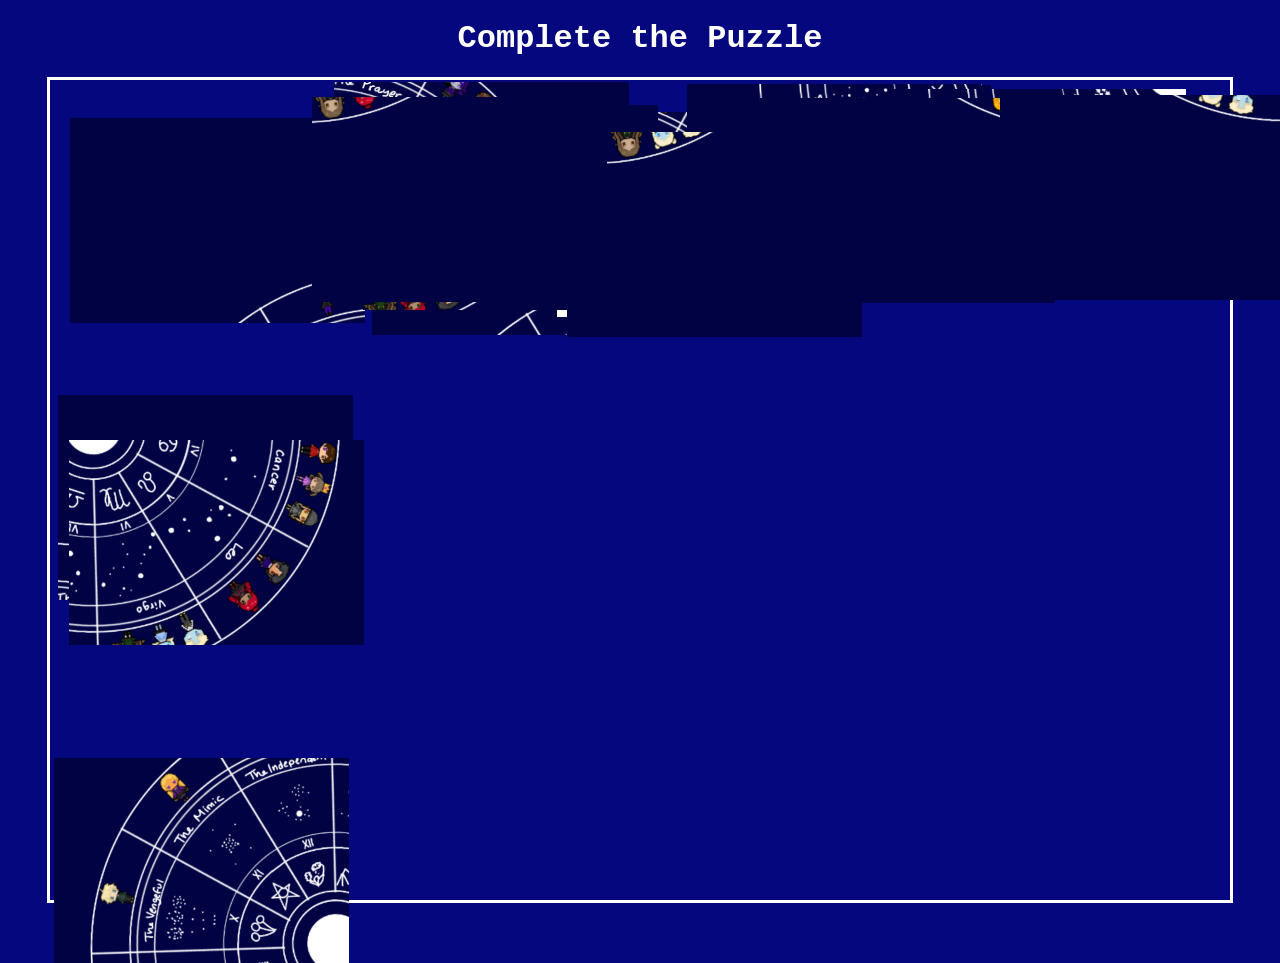
<file: index.html>
<!DOCTYPE html>
<html lang="en">
<head>
    <meta charset="UTF-8">
    <meta name="viewport" content="width=device-width, initial-scale=1.0">
    <title>TWEEK AND CRAIG'S ZODIAC CHART.</title>
    <link rel="stylesheet" href="style.css">
</head>
<body>

<h1>Complete the Puzzle</h1>

<div id="board"></div>

<div id="modal">
   <div class="modal-content">

    <div class="popup-header">
        <span>System Message</span>
    </div>


    <p>It's time to go.</p>

    <button id="continueBtn">
        You must continue.
    </button>

</div>
</div>

<script src="script.js"></script>

    <!-- Cloudflare Web Analytics --><script type='module' src='https://static.cloudflareinsights.com/beacon.min.js' data-cf-beacon='{"token": "59e7a616b2324d1498411e289f6de86c"}'></script><!-- End Cloudflare Web Analytics -->
</body>
</html>
</file>
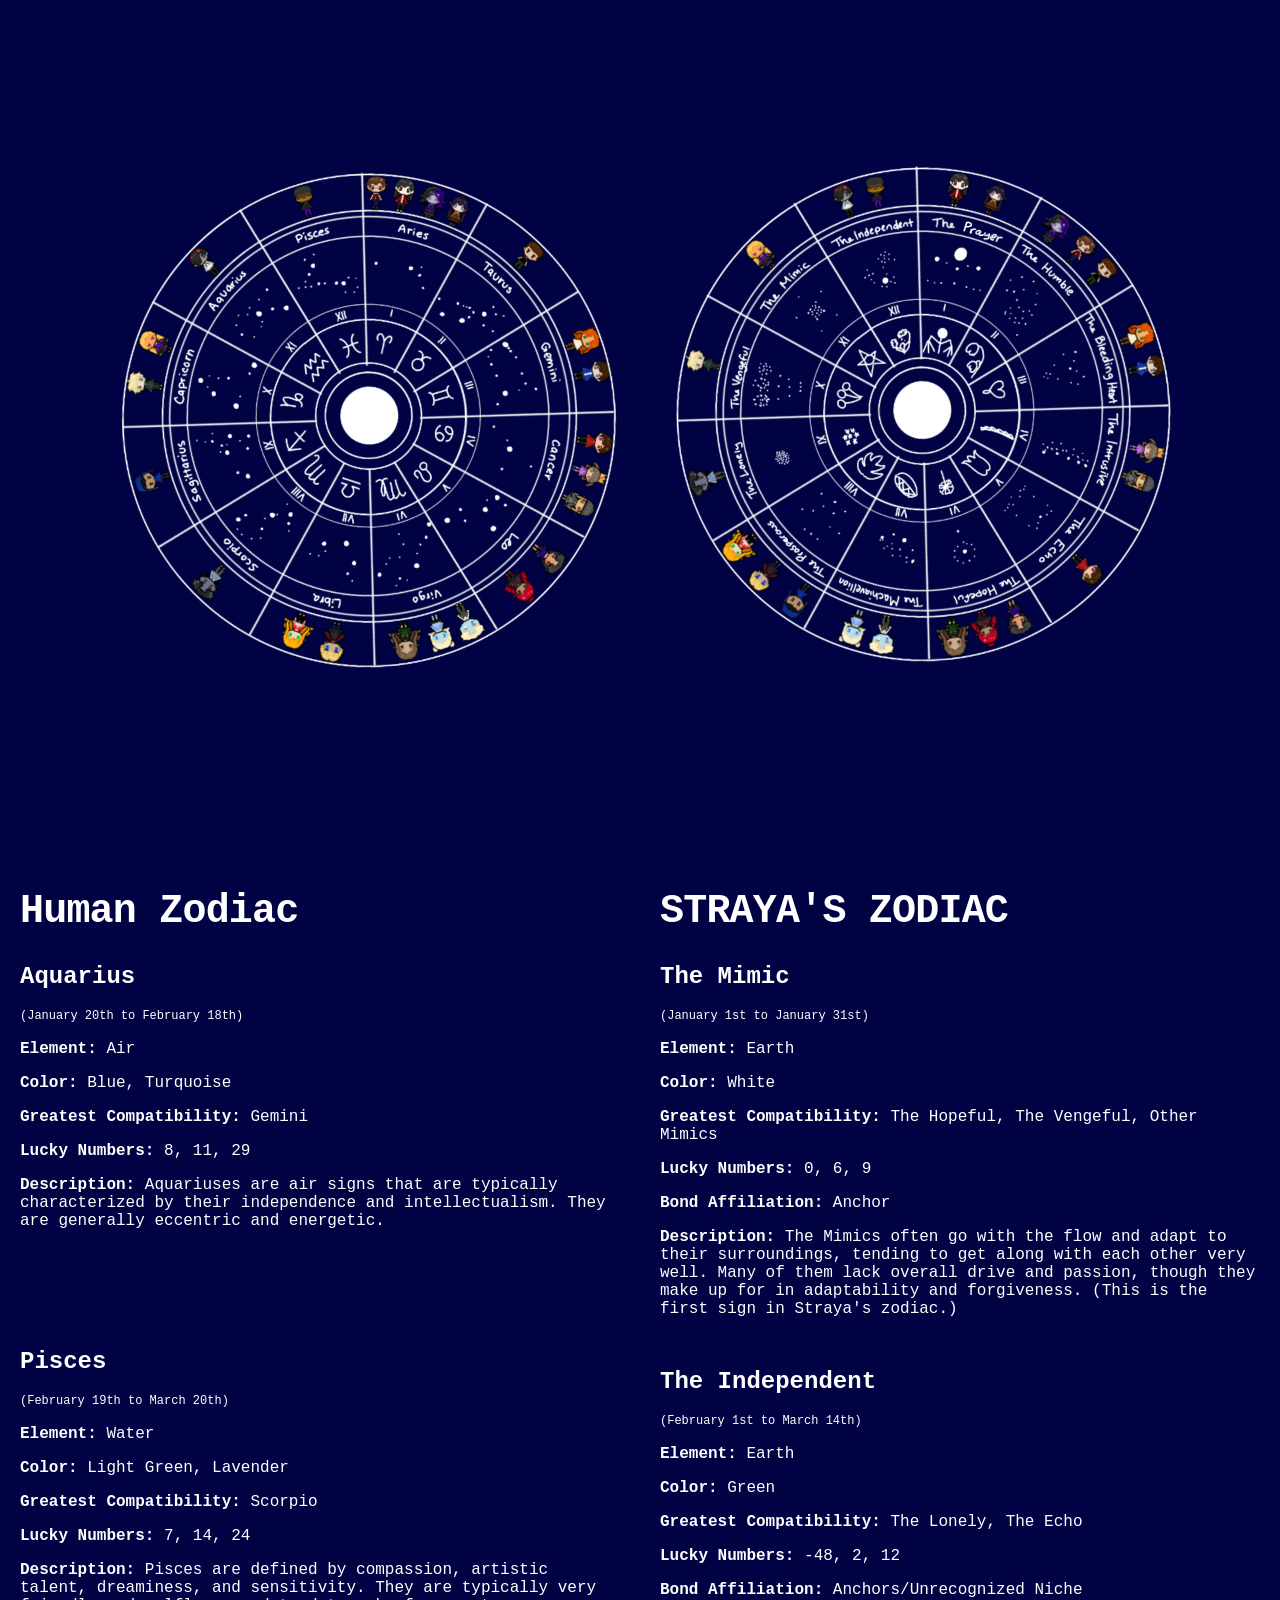
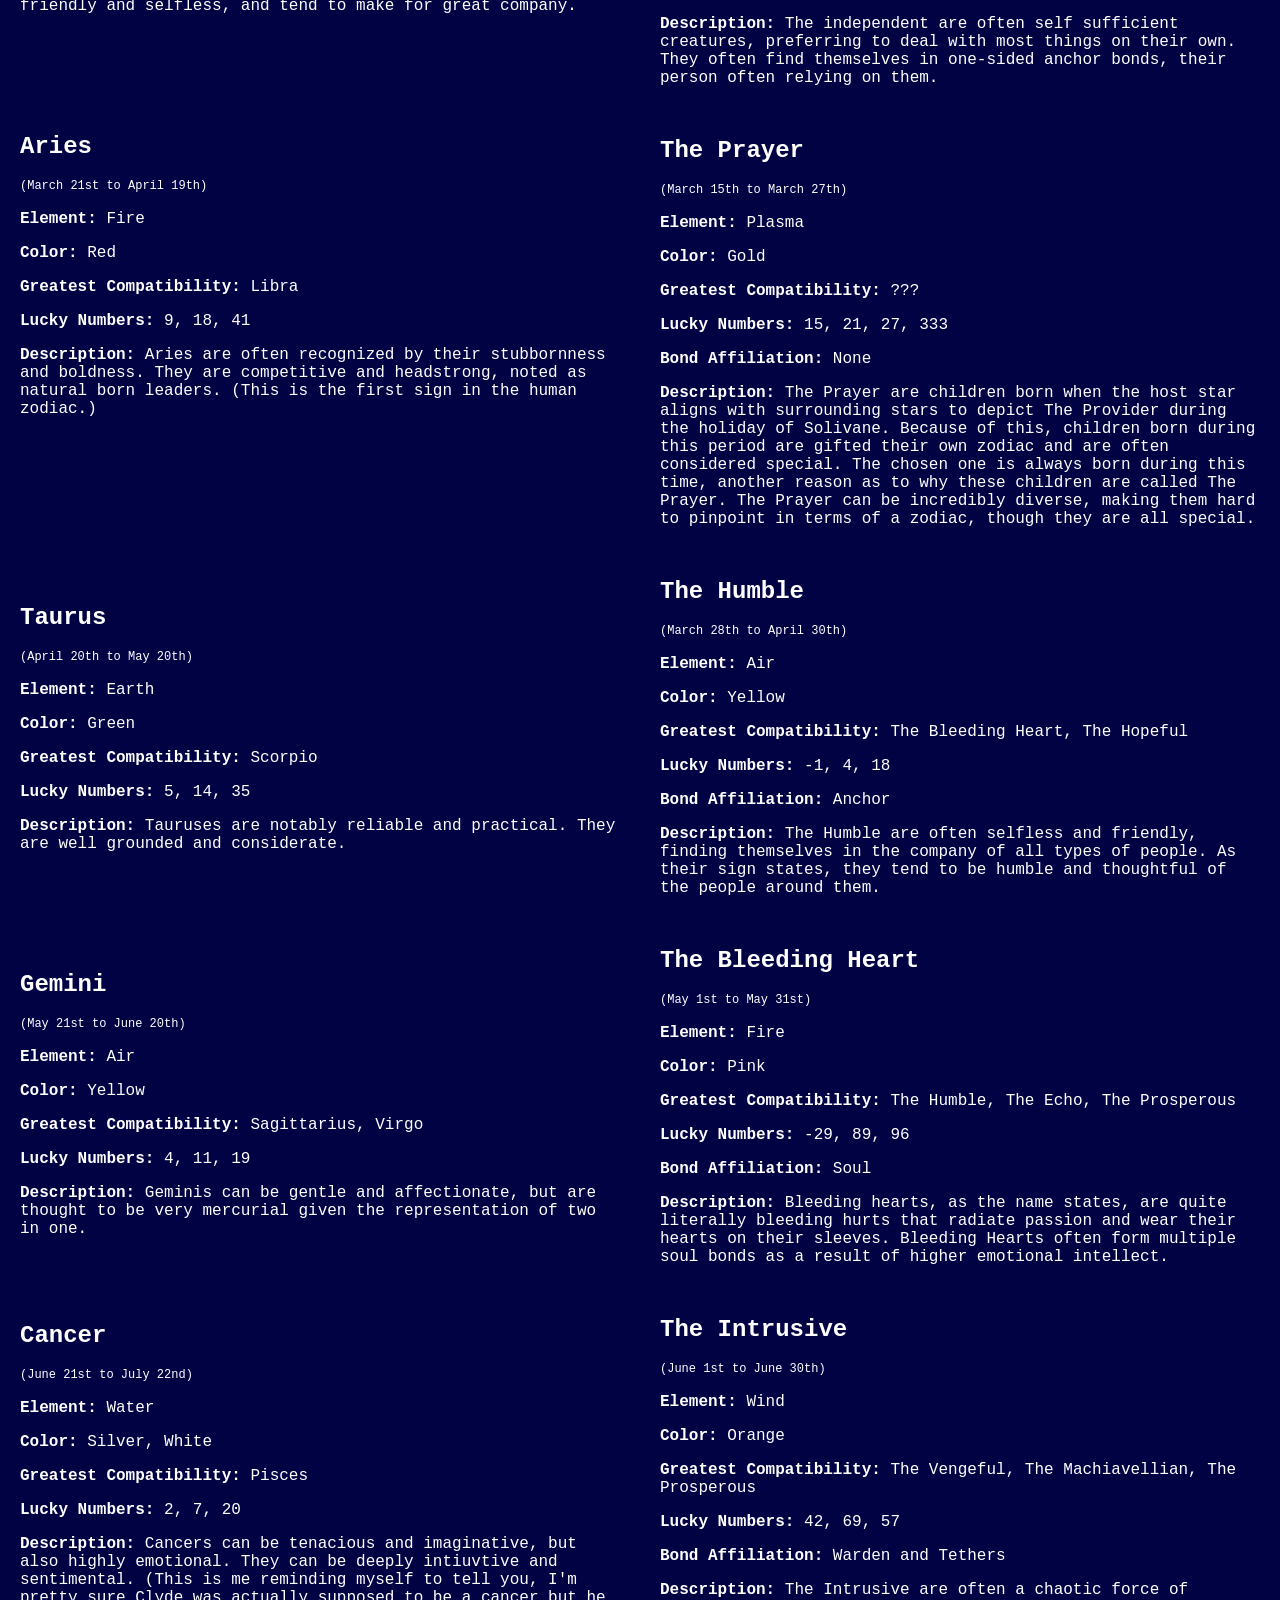
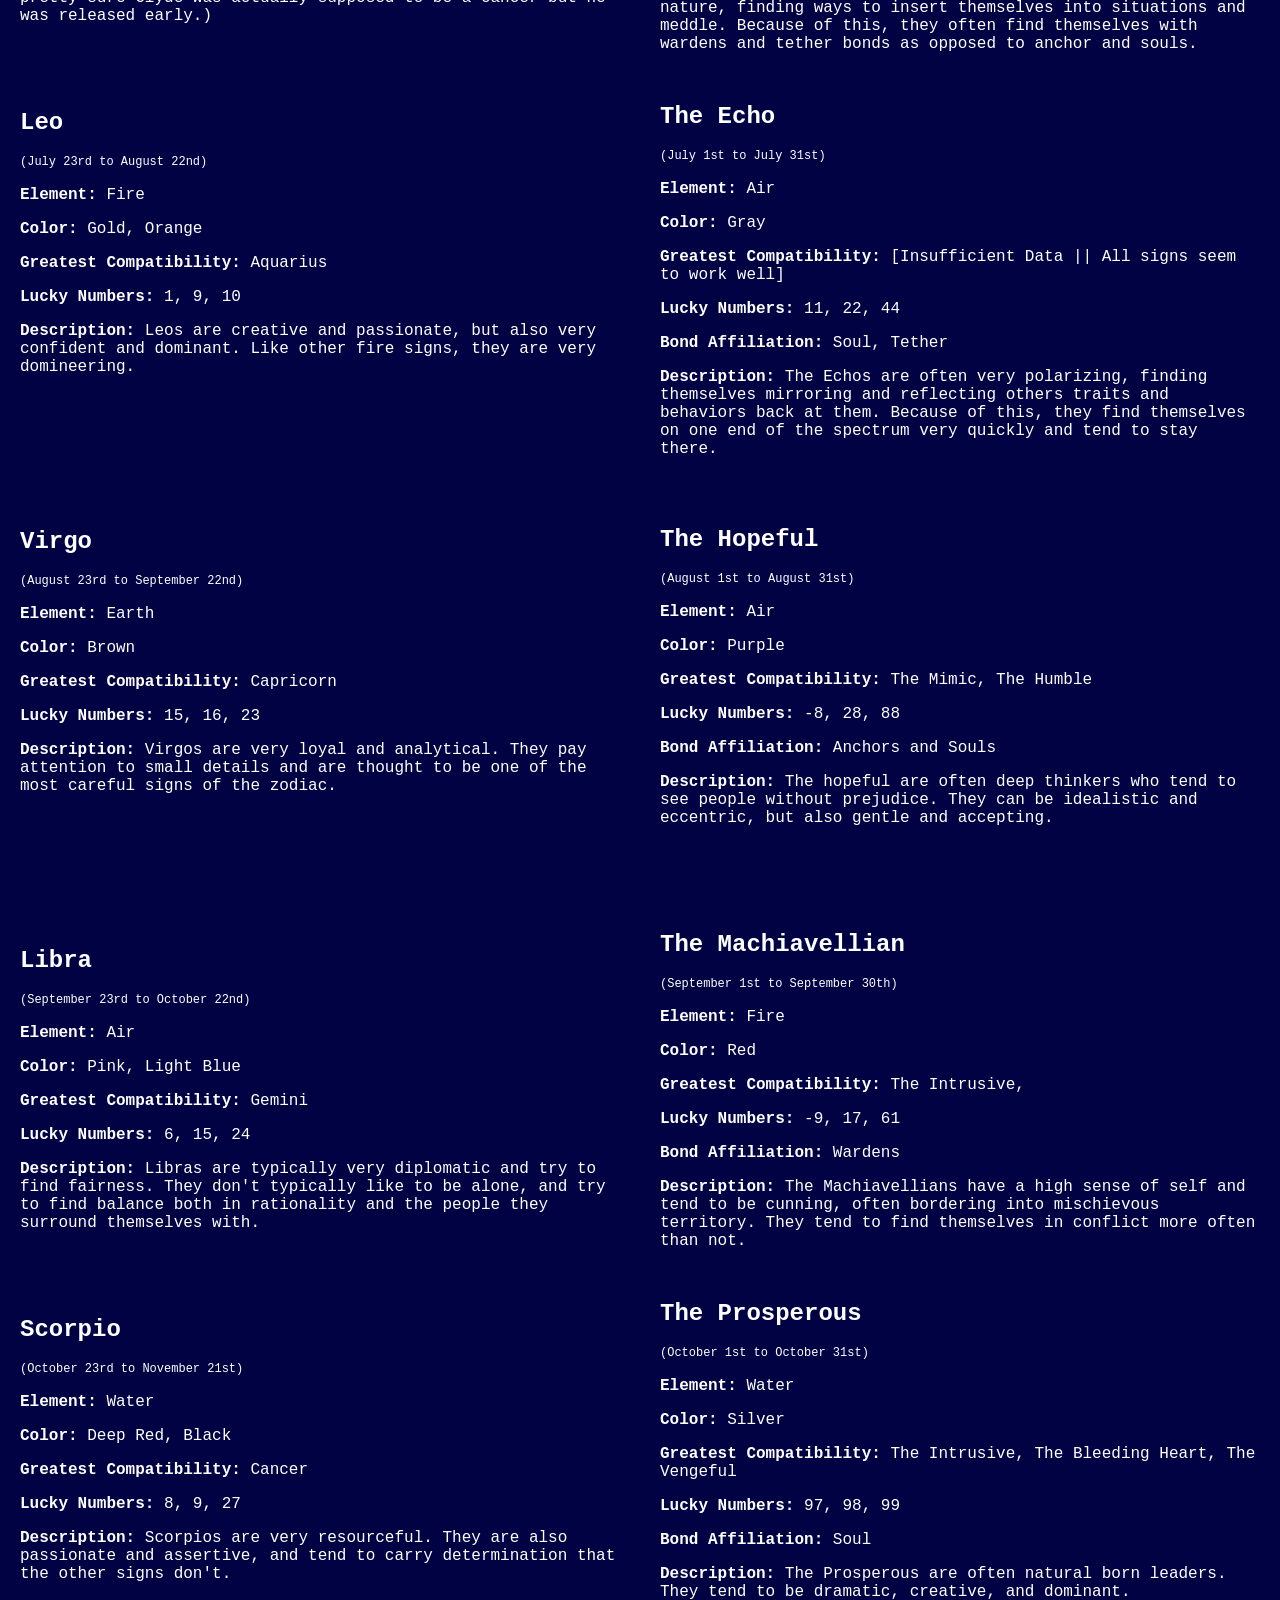
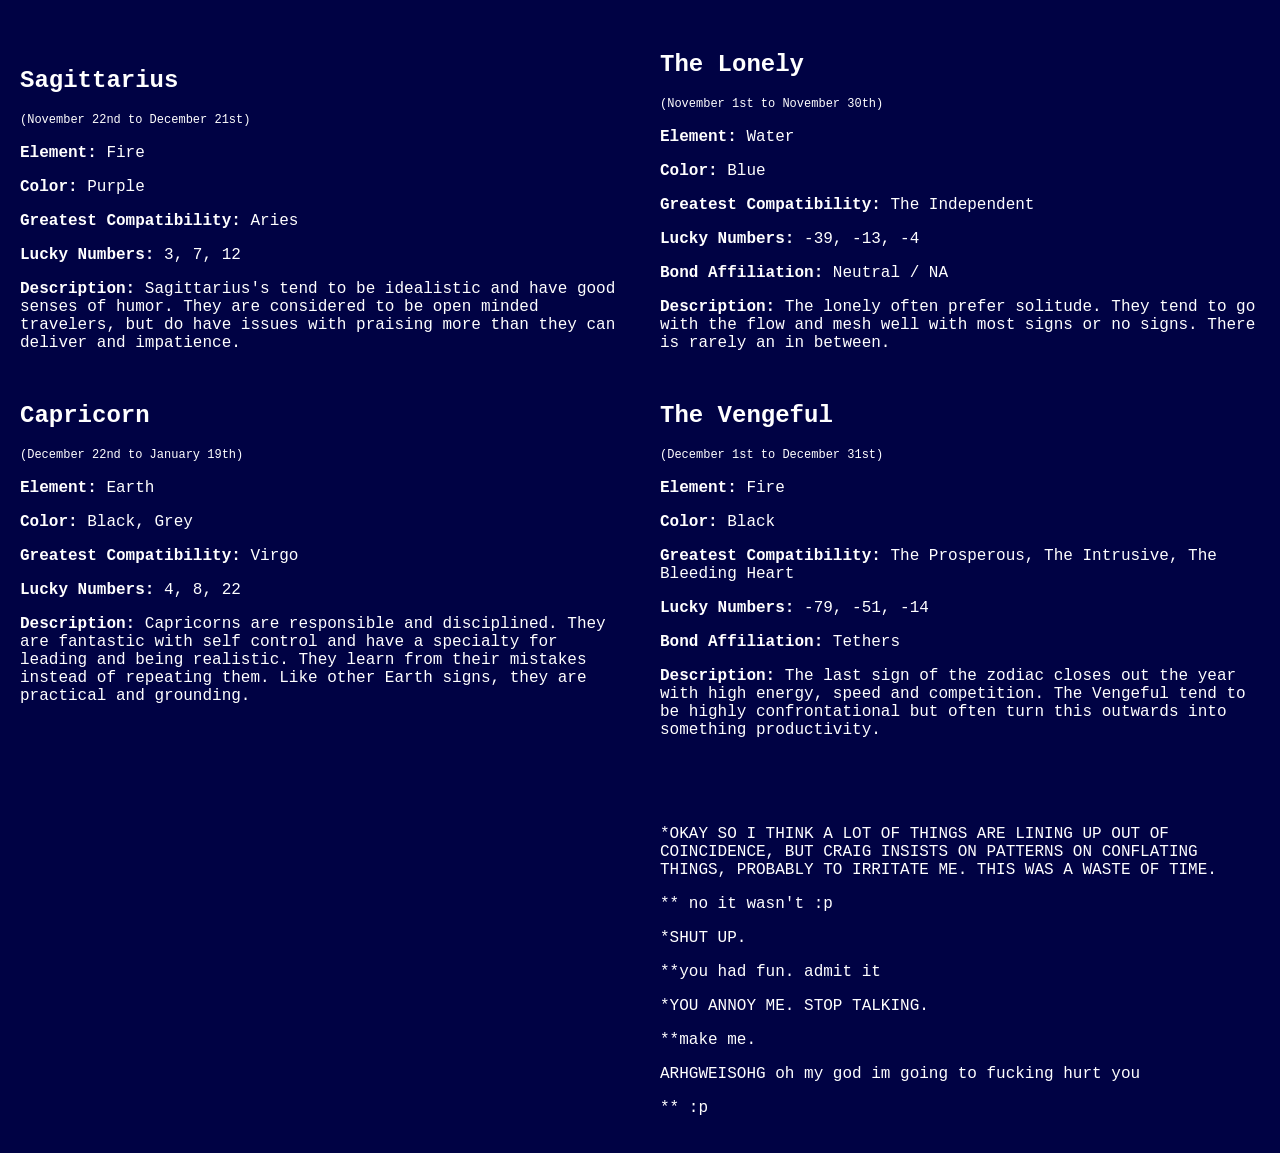
<file: compareandcontrast-_o.html>
<!DOCTYPE html>
<html lang="en">
<head>
    <meta charset="UTF-8">
    <meta name="viewport" content="width=device-width, initial-scale=1.0">
    <title>TWEEK AND CRAIG'S ZODIAC CHART.</title>
   
</head>
  <style>

      body {
    margin: 20px;
    font-family: 'courier new', sans-serif;
    background: #000244;
    color: white;
    text-align: left;
}

h1 {
  font-size: 2.5rem;         /* Sets font size (relative to root size) */
  font-weight: 700;          /* Makes the text bold */
  color: #ffffff;            /* Sets text color */
  line-height: 1.2;          /* Adjusts line height for readability */
  letter-spacing: -0.02em;   /* Slightly tightens letter spacing */
  margin: 20px  
text-align: center;
}



#modal {
    position: fixed;
    top: 0;
    left: 0;
    width: 100%;
    height: 100%;
    background: rgba(0,0,0,0.6);
    display: none;
    justify-content: center;
    align-items: center;
    z-index: 1000;
}

#modal.show {
    display: flex;
}

.modal-content {
    background: #e0e0e0;
    border: 3px solid #4a90e2;
    width: 350px;
    text-align: center;
    font-family: 'courier', Tahoma, Geneva, Verdana, sans-serif;
    position: relative;
    border-radius: 1px;
    color: black;
}

.popup-header {
    background-color: #4a90e2;
    color: white;
    padding: 10px 20px;
    font-weight: bold;
    display: flex;
    justify-content: space-between;
    align-items: center;
    border-bottom: 2px solid #000;
    border-radius: 2px 2px 0 0;
}

.modal-content p {
    margin: 20px 0;
}

.modal-content button {
    margin: 10px 5px 15px 5px;
    padding: 5px 12px;
    background: #c0c0c0;
    border: 1px solid #000;
    font-family: 'courier', Tahoma, Geneva, Verdana, sans-serif;
    cursor: pointer;
    font-weight: bold;
}
      
.grid-container {
  display: grid;
  grid-template-columns: 1fr 1fr; /* Creates two equal columns */
  gap: 40px;                      /* Adds space between columns */
}
 .font-big {
     font-size: 1.5rem;  
}

.font-small {
     font-size: 0.75rem;  
}      
    
  </style>
<body>
<p align="center"><img src="zodiac.png" alt="zodiac" width="1180" height="820">
  <div class="grid-container">
  <div class="column-left"><h1>Human Zodiac</h1>
      <p><b><span class="font-big">Aquarius </span></b></p>

<p><span class="font-small">(January 20th to February 18th)</span></p>

<p><strong>Element:</strong> Air</p>

<p><strong>Color:</strong> Blue, Turquoise</p>

<p><strong>Greatest Compatibility:</strong> Gemini</p>

<p><strong>Lucky Numbers:</strong> 8, 11, 29</p>

<p><strong>Description:</strong> Aquariuses are air signs that are typically characterized by their independence and intellectualism. They are generally eccentric and energetic. </p>

<p> </p>
      <p> </p>
      <p> </p>

<p><b><span class="font-big">Pisces</span></b></p>

<p><span class="font-small">(February 19th to March 20th)</span></p>

<p><strong>Element:</strong> Water </p>

<p><strong>Color:</strong> Light Green, Lavender </p>

<p><strong>Greatest Compatibility: </strong>Scorpio</p>

<p><strong>Lucky Numbers:</strong> 7, 14, 24</p>

<p><strong>Description:</strong> Pisces are defined by compassion, artistic talent, dreaminess, and sensitivity. They are typically very friendly and selfless, and tend to make for great company.</p>

<p> </p>
       <p> </p>
       <p> </p>

<p><b><span class="font-big">Aries</span></b></p>

<p><span class="font-small">(March 21st to April 19th)</span></p>

<p><strong>Element:</strong> Fire </p>

<p><strong>Color:</strong> Red</p>

<p><strong>Greatest Compatibility:</strong> Libra</p>

<p><strong>Lucky Numbers:</strong> 9, 18, 41</p>

<p><strong>Description:</strong> Aries are often recognized by their stubbornness and boldness. They are competitive and headstrong, noted as natural born leaders. (This is the first sign in the human zodiac.)</p>
<p> </p>
<p> </p>
       <p> </p>
      <p> </p>
      <p> </p>

<p><b><span class="font-big">Taurus</span></b></p>

<p><span class="font-small">(April 20th to May 20th)</span></p>

<p><strong>Element:</strong> Earth</p>

<p><strong>Color:</strong> Green</p>

<p><strong>Greatest Compatibility:</strong> Scorpio</p>

<p><strong>Lucky Numbers:</strong> 5, 14, 35</p>

<p><strong>Description:</strong> Tauruses are notably reliable and practical. They are well grounded and considerate. </p>

<p> </p>
 <p> </p>
      <p> </p>
<p><b><span class="font-big">Gemini</span></b></p>

<p><span class="font-small">(May 21st to June 20th)</span></p>

<p><strong>Element:</strong> Air</p>

<p><strong>Color:</strong> Yellow</p>

<p><strong>Greatest Compatibility:</strong> Sagittarius, Virgo</p>

<p><strong>Lucky Numbers:</strong> 4, 11, 19</p>

<p><strong>Description:</strong> Geminis can be gentle and affectionate, but are thought to be very mercurial given the representation of two in one. </p>

<p> </p>
       <p> </p>

<p><b><span class="font-big">Cancer</span></b></p>

<p><span class="font-small">(June 21st to July 22nd)</span></p>

<p><strong>Element:</strong> Water </p>

<p><strong>Color:</strong> Silver, White</p>

<p><strong>Greatest Compatibility:</strong> Pisces</p>

<p><strong>Lucky Numbers:</strong> 2, 7, 20</p>

<p><strong>Description:</strong> Cancers can be tenacious and imaginative, but also highly emotional. They can be deeply intiuvtive and sentimental. (This is me reminding myself to tell you, I'm pretty sure Clyde was actually supposed to be a cancer but he was released early.) </p>

<p> </p>
       <p> </p>

<p><b><span class="font-big">Leo</span></b></p>

<p><span class="font-small">(July 23rd to August 22nd)</span></p>

<p><strong>Element:</strong> Fire </p>

<p><strong>Color:</strong> Gold, Orange</p>

<p><strong>Greatest Compatibility:</strong> Aquarius</p>

<p><strong>Lucky Numbers:</strong> 1, 9, 10</p>

<p><strong>Description:</strong> Leos are creative and passionate, but also very confident and dominant. Like other fire signs, they are very domineering. </p>

<p> </p>
 <p> </p> 
       <p> </p>
      <p> </p>
<p><b><span class="font-big">Virgo</span></b></p>

<p><span class="font-small">(August 23rd to September 22nd)</span></p>

<p><strong>Element:</strong> Earth</p>

<p><strong>Color:</strong> Brown</p>

<p><strong>Greatest Compatibility:</strong> Capricorn</p>

<p><strong>Lucky Numbers:</strong> 15, 16, 23</p>

<p><strong>Description:</strong> Virgos are very loyal and analytical. They pay attention to small details and are thought to be one of the most careful signs of the zodiac. </p>

<p> </p>
       <p> </p>
 <p> </p>
       <p> </p>
<p><b><span class="font-big">Libra</span></b></p>

<p><span class="font-small">(September 23rd to October 22nd)</span></p>

<p><strong>Element:</strong> Air</p>

<p><strong>Color:</strong> Pink, Light Blue</p>

<p><strong>Greatest Compatibility:</strong> Gemini</p>

<p><strong>Lucky Numbers:</strong> 6, 15, 24</p>

<p><strong>Description:</strong> Libras are typically very diplomatic and try to find fairness. They don't typically like to be alone, and try to find balance both in rationality and the people they surround themselves with. </p>

       <p> </p>
<p> </p>

<p><b><span class="font-big">Scorpio</span></b></p>

<p><span class="font-small">(October 23rd to November 21st)</span></p>

<p><strong>Element:</strong> Water </p>

<p><strong>Color:</strong> Deep Red, Black</p>

<p><strong>Greatest Compatibility:</strong> Cancer</p>

<p><strong>Lucky Numbers:</strong> 8, 9, 27</p>

<p><strong>Description:</strong> Scorpios are very resourceful. They are also passionate and assertive, and tend to carry determination that the other signs don't. </p>

<p> </p>
      <p> </p>

<p><b><span class="font-big">Sagittarius</span></b></p>

<p><span class="font-small">(November 22nd to December 21st)</span></p>

<p><strong>Element:</strong> Fire </p>

<p><strong>Color:</strong> Purple</p>

<p><strong>Greatest Compatibility:</strong> Aries</p>

<p><strong>Lucky Numbers:</strong> 3, 7, 12</p>

<p><strong>Description:</strong> Sagittarius's tend to be idealistic and have good senses of humor. They are considered to be open minded travelers, but do have issues with praising more than they can deliver and impatience. </p>

<p> </p>

<p><b><span class="font-big">Capricorn</span></b></p>

<p><span class="font-small">(December 22nd to January 19th)</span></p>

<p><strong>Element:</strong> Earth</p>

<p><strong>Color:</strong> Black, Grey </p>

<p><strong>Greatest Compatibility:</strong> Virgo</p>

<p><strong>Lucky Numbers:</strong> 4, 8, 22</p>

<p><strong>Description:</strong> Capricorns are responsible and disciplined. They are fantastic with self control and have a specialty for leading and being realistic. They learn from their mistakes instead of repeating them. Like other Earth signs, they are practical and grounding. </p>
  <p></p>
 <p></p>
  
  </div>




      
  <div class="column-right"><h1>STRAYA'S ZODIAC</h1>
     <p><b><span class="font-big">The Mimic </span></b></p>

<p><b></b><span class="font-small">(January 1st to January 31st)</span></p>

<p><strong>Element:</strong> Earth</p>

<p><strong>Color:</strong> White</p>

<p><strong>Greatest Compatibility:</strong> The Hopeful, The Vengeful, Other Mimics</p>

<p><strong>Lucky Numbers:</strong> 0, 6, 9</p>

<p><strong>Bond Affiliation:</strong> Anchor </p>

<p><strong>Description:</strong> The Mimics often go with the flow and adapt to their surroundings, tending to get along with each other very well. Many of them lack overall drive and passion, though they make up for in adaptability and forgiveness. (This is the first sign in Straya's zodiac.) </p>

<p> </p>

<p><b><span class="font-big">The Independent </span></b></p>

<p><span class="font-small">(February 1st to March 14th)</span></p>

<p><strong>Element:</strong> Earth </p>

<p><strong>Color:</strong> Green </p>

<p><strong>Greatest Compatibility:</strong> The Lonely, The Echo</p>

<p><strong>Lucky Numbers:</strong> -48, 2, 12</p>

<p><strong>Bond Affiliation:</strong> Anchors/Unrecognized Niche </p>

<p><strong>Description:</strong> The independent are often self sufficient creatures, preferring to deal with most things on their own. They often find themselves in one-sided anchor bonds, their person often relying on them. </p>

<p> </p>

<p><b><span class="font-big">The Prayer  </span></b></p>

<p><span class="font-small">(March 15th to March 27th)</span></p>

<p><strong>Element:</strong> Plasma </p>

<p><strong>Color:</strong> Gold </p>

<p><strong>Greatest Compatibility:</strong> ???</p>

<p><strong>Lucky Numbers:</strong> 15, 21, 27, 333</p>

<p><strong>Bond Affiliation:</strong> None </p>

<p><strong>Description:</strong> The Prayer are children born when the host star aligns with surrounding stars to depict The Provider during the holiday of Solivane. Because of this, children born during this period are gifted their own zodiac and are often considered special. The chosen one is always born during this time, another reason as to why these children are called The Prayer. The Prayer can be incredibly diverse, making them hard to pinpoint in terms of a zodiac, though they are all special.</p>

<p> </p>

<p><b><span class="font-big">The Humble </span></b></p>

<p><span class="font-small">(March 28th to April 30th)</span></p>

<p><strong>Element:</strong> Air</p>

<p><strong>Color:</strong> Yellow </p>

<p><strong>Greatest Compatibility:</strong> The Bleeding Heart, The Hopeful </p>

<p><strong>Lucky Numbers:</strong> -1, 4, 18</p>

<p><strong>Bond Affiliation:</strong> Anchor</p>

<p><strong>Description:</strong> The Humble are often selfless and friendly, finding themselves in the company of all types of people. As their sign states, they tend to be humble and thoughtful of the people around them. </p>

<p> </p>

<p><b><span class="font-big">The Bleeding Heart</span></b></p>

<p><span class="font-small">(May 1st to May 31st)</span></p>

<p><strong>Element:</strong> Fire</p>

<p><strong>Color:</strong> Pink </p>

<p><strong>Greatest Compatibility:</strong> The Humble, The Echo, The Prosperous</p>

<p><strong>Lucky Numbers:</strong> -29, 89, 96</p>

<p><strong>Bond Affiliation:</strong> Soul </p>

<p><strong>Description:</strong> Bleeding hearts, as the name states, are quite literally bleeding hurts that radiate passion and wear their hearts on their sleeves. Bleeding Hearts often form multiple soul bonds as a result of higher emotional intellect. </p>

<p> </p>

<p><b><span class="font-big">The Intrusive </span></b></p>

<p><span class="font-small">(June 1st to June 30th)</span></p>

<p><strong>Element:</strong> Wind </p>

<p><strong>Color:</strong> Orange </p>

<p><strong>Greatest Compatibility:</strong> The Vengeful, The Machiavellian, The Prosperous</p>

<p><strong>Lucky Numbers:</strong> 42, 69, 57</p>

<p><strong>Bond Affiliation:</strong> Warden and Tethers</p>

<p><strong>Description:</strong> The Intrusive are often a chaotic force of nature, finding ways to insert themselves into situations and meddle. Because of this, they often find themselves with wardens and tether bonds as opposed to anchor and souls. </p>

<p> </p>

<p><b><span class="font-big">The Echo </span></b></p>

<p><span class="font-small">(July 1st to July 31st)</span></p>

<p><strong>Element:</strong> Air</p>

<p><strong>Color:</strong> Gray </p>

<p><strong>Greatest Compatibility:</strong> [Insufficient Data || All signs seem to work well]</p>

<p><strong>Lucky Numbers:</strong> 11, 22, 44</p>

<p><strong>Bond Affiliation:</strong> Soul, Tether </p>

<p><strong>Description:</strong> The Echos are often very polarizing, finding themselves mirroring and reflecting others traits and behaviors back at them. Because of this, they find themselves on one end of the spectrum very quickly and tend to stay there. </p>

<p><br />
<br />
</p>

<p><b><span class="font-big">The Hopeful</span></b></p>

<p><span class="font-small">(August 1st to August 31st)</span></p>

<p><strong>Element:</strong> Air </p>

<p><strong>Color:</strong> Purple </p>

<p><strong>Greatest Compatibility:</strong> The Mimic, The Humble</p>

<p><strong>Lucky Numbers:</strong> -8, 28, 88</p>

<p><strong>Bond Affiliation:</strong> Anchors and Souls </p>

<p><strong>Description:</strong> The hopeful are often deep thinkers who tend to see people without prejudice. They can be idealistic and eccentric, but also gentle and accepting. </p>

<p><br />
<br />
<br />
<br />
</p>

<p><b><span class="font-big">The Machiavellian </span></b></p>

<p><span class="font-small">(September 1st to September 30th)</span></p>

<p><strong>Element:</strong> Fire</p>

<p><strong>Color:</strong> Red</p>

<p><strong>Greatest Compatibility:</strong> The Intrusive, </p>

<p><strong>Lucky Numbers:</strong> -9, 17, 61 </p>

<p><strong>Bond Affiliation:</strong> Wardens</p>

<p><strong>Description:</strong> The Machiavellians have a high sense of self and tend to be cunning, often bordering into mischievous territory. They tend to find themselves in conflict more often than not. </p>

<p> </p>

<p><b><span class="font-big">The Prosperous </span></b></p>

<p><span class="font-small">(October 1st to October 31st)</span></p>

<p><strong>Element:</strong> Water</p>

<p><strong>Color:</strong> Silver</p>

<p><strong>Greatest Compatibility:</strong> The Intrusive, The Bleeding Heart, The Vengeful </p>

<p><strong>Lucky Numbers:</strong> 97, 98, 99</p>

<p><strong>Bond Affiliation:</strong> Soul</p>

<p><strong>Description:</strong> The Prosperous are often natural born leaders. They tend to be dramatic, creative, and dominant.   </p>

<p> </p>

<p><b><span class="font-big">The Lonely</span></b></p>

<p><span class="font-small">(November 1st to November 30th)</span></p>

<p><strong>Element:</strong> Water</p>

<p><strong>Color:</strong> Blue</p>

<p><strong>Greatest Compatibility:</strong> The Independent</p>

<p><strong>Lucky Numbers:</strong> -39, -13, -4</p>

<p><strong>Bond Affiliation:</strong> Neutral / NA </p>

<p><strong>Description:</strong> The lonely often prefer solitude. They tend to go with the flow and mesh well with most signs or no signs. There is rarely an in between. </p>

<p> </p>

<p><b><span class="font-big">The Vengeful</span></b></p>

<p><span class="font-small">(December 1st to December 31st)</span></p>

<p><strong>Element:</strong> Fire</p>

<p><strong>Color:</strong> Black</p>

<p><strong>Greatest Compatibility:</strong> The Prosperous, The Intrusive, The Bleeding Heart</p>

<p><strong>Lucky Numbers:</strong> -79, -51, -14 </p>

<p><strong>Bond Affiliation:</strong> Tethers </p>

<p><strong>Description:</strong> The last sign of the zodiac closes out the year with high energy, speed and competition. The Vengeful tend to be highly confrontational but often turn this outwards into something productivity.  </p>

<p><br />
<br />
<br />
</p>
      <p>*OKAY SO I THINK A LOT OF THINGS ARE LINING UP OUT OF COINCIDENCE, BUT CRAIG INSISTS ON PATTERNS ON CONFLATING THINGS, PROBABLY TO IRRITATE ME. THIS WAS A WASTE OF TIME.  </p>
      <p>** no it wasn't :p </p>
      <p>*SHUT UP.</p>
      <p>**you had fun. admit it</p>
      <p>*YOU ANNOY ME. STOP TALKING.</p>
      <p>**make me.</p>
      <p>ARHGWEISOHG oh my god im going to fucking hurt you</p>
      <p>** :p</p>
</div></div>
</file>
<file: style.css>
body {
    margin: 0;
    font-family: 'courier new', sans-serif;
    background: #04077d;
    color: white;
    text-align: center;
}

h1 {
    margin: 20px;
}


#board {
    position: relative;
    width: 1180px;
    height: 820px;
    margin: 20px auto;
    border: 3px solid white;
    background: #04077d;
    z-index: 2;
}

.piece {
    position: absolute;
    z-index: 800;
}

#modal {
    position: fixed;
    top: 0;
    left: 0;
    width: 100%;
    height: 100%;
    background: rgba(0,0,0,0.6);
    display: none;
    justify-content: center;
    align-items: center;
    z-index: 1000;
}

#modal.show {
    display: flex;
}

.modal-content {
    background: #e0e0e0;
    border: 3px solid #4a90e2;
    width: 350px;
    text-align: center;
    font-family: 'courier', Tahoma, Geneva, Verdana, sans-serif;
    position: relative;
    border-radius: 1px;
    color: black;
}

.popup-header {
    background-color: #4a90e2;
    color: white;
    padding: 10px 20px;
    font-weight: bold;
    display: flex;
    justify-content: space-between;
    align-items: center;
    border-bottom: 2px solid #000;
    border-radius: 2px 2px 0 0;
}

.modal-content p {
    margin: 20px 0;
}

.modal-content button {
    margin: 10px 5px 15px 5px;
    padding: 5px 12px;
    background: #c0c0c0;
    border: 1px solid #000;
    font-family: 'courier', Tahoma, Geneva, Verdana, sans-serif;
    cursor: pointer;
    font-weight: bold;
}
</file>
